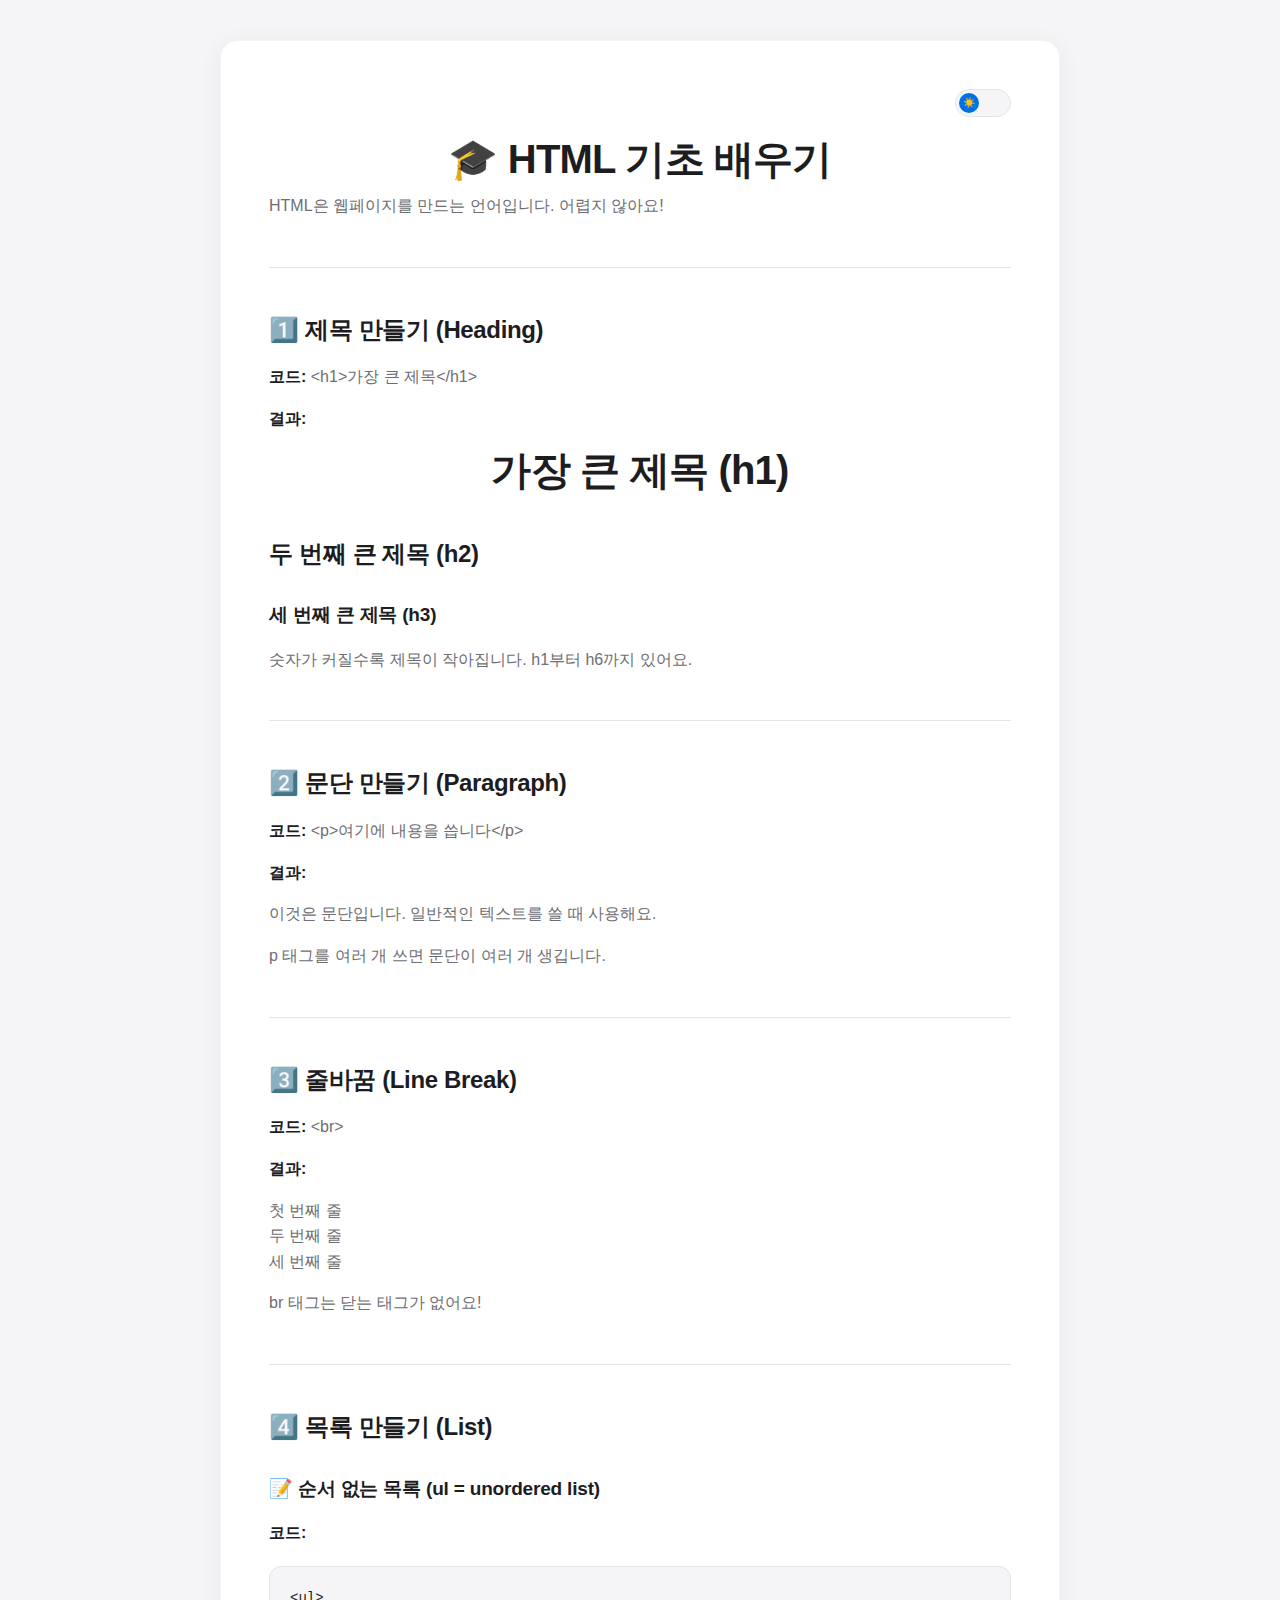
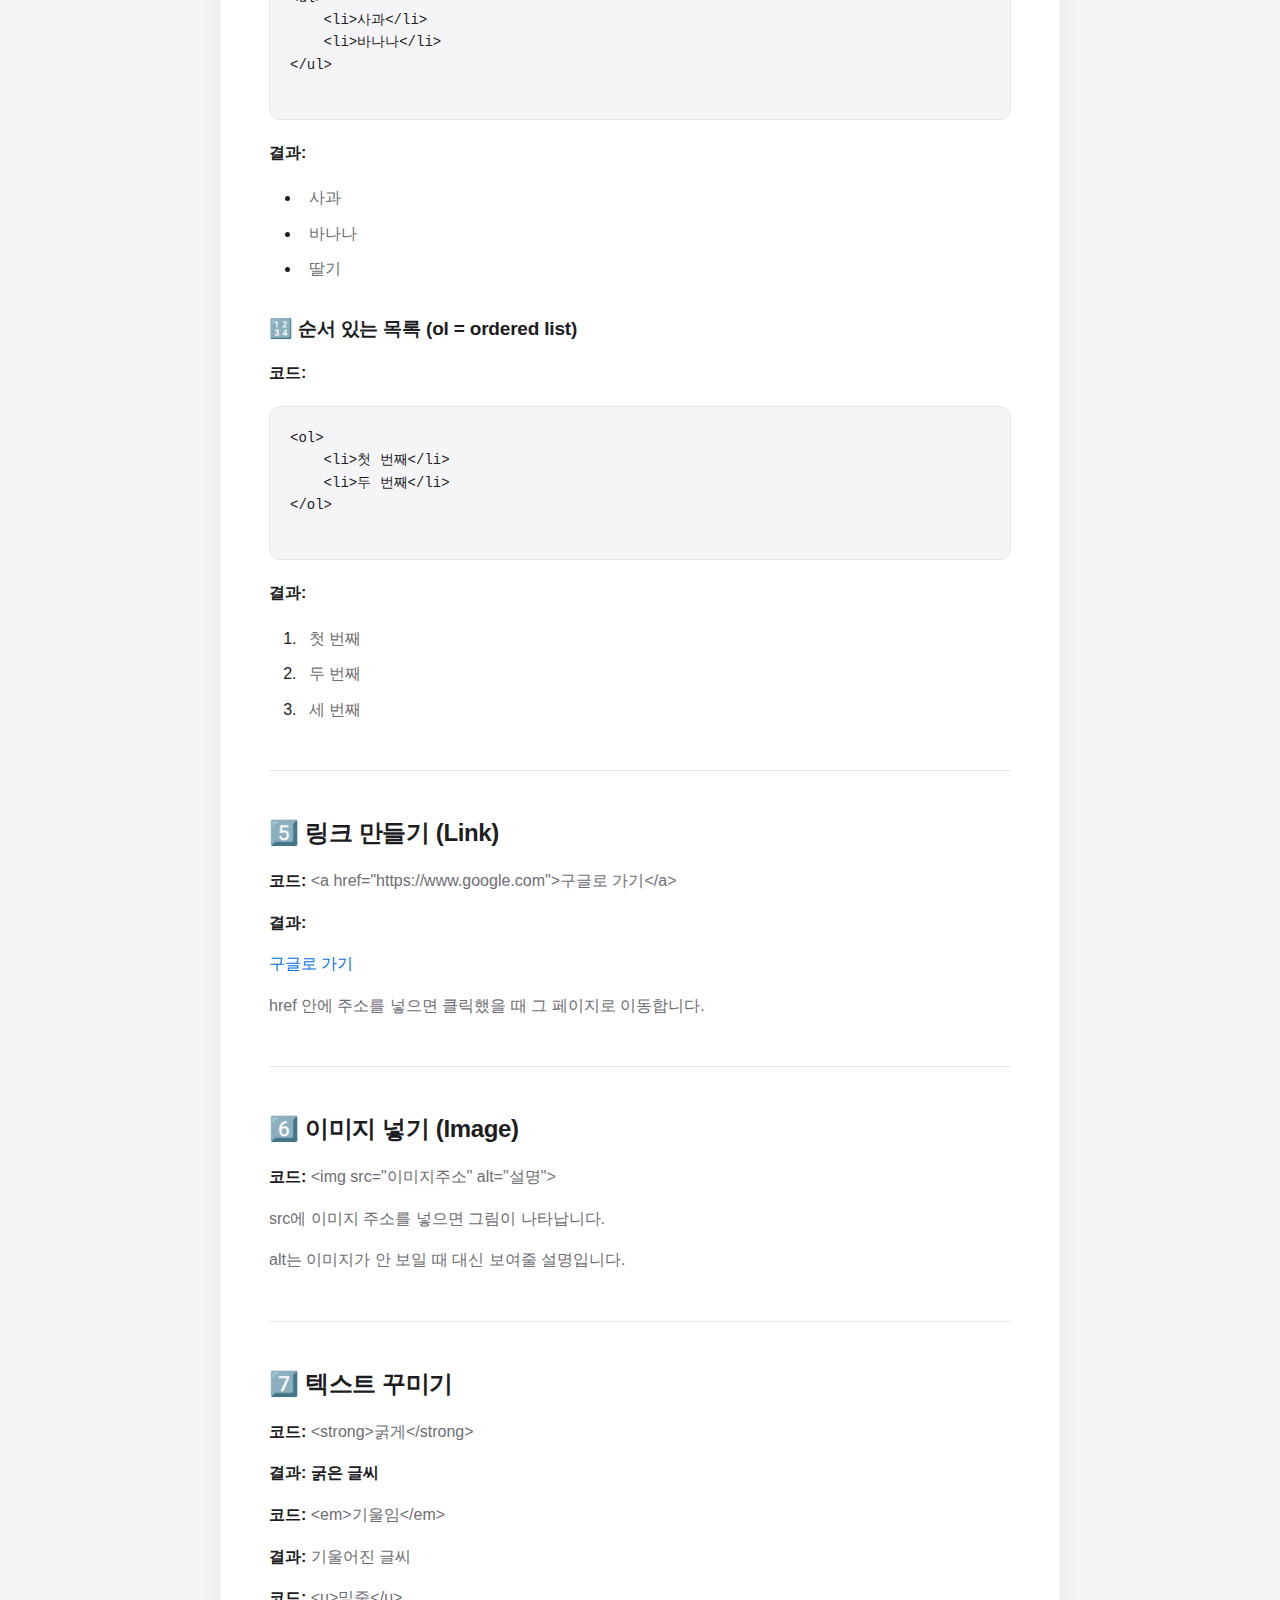
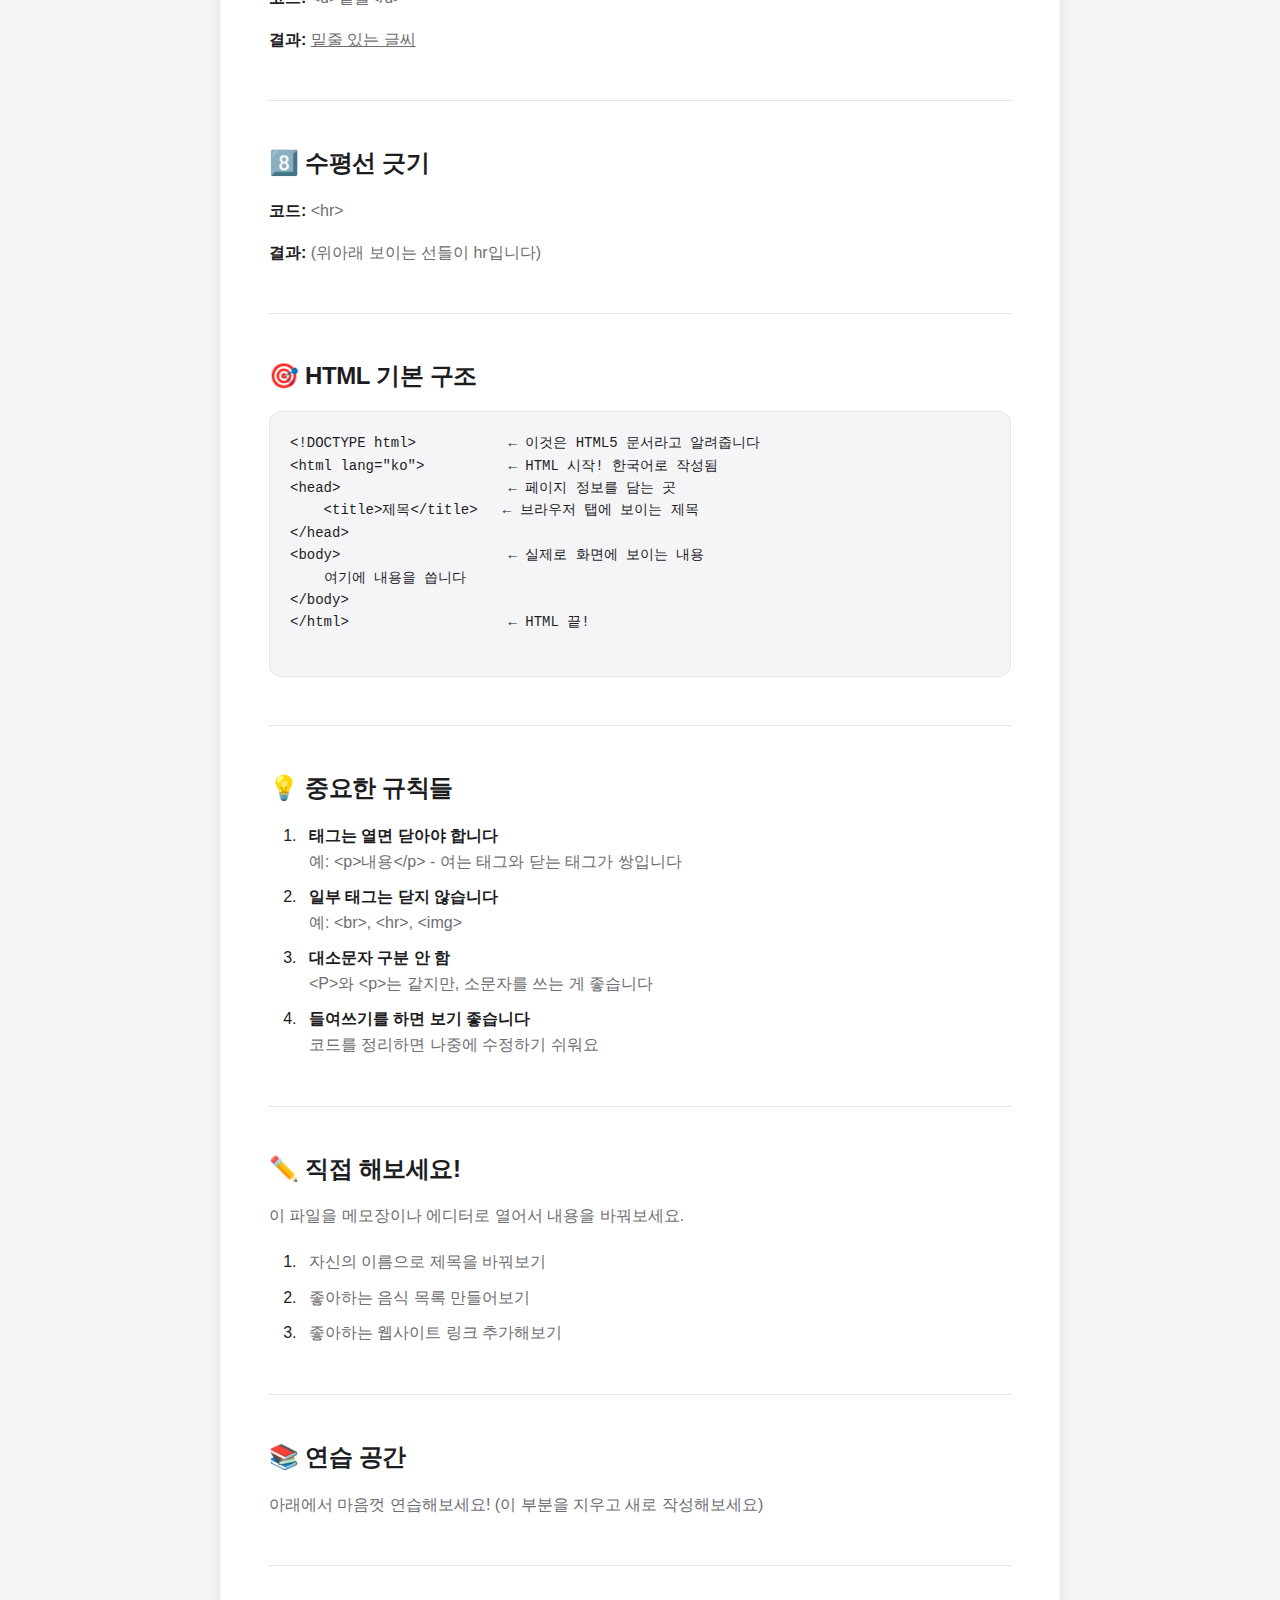
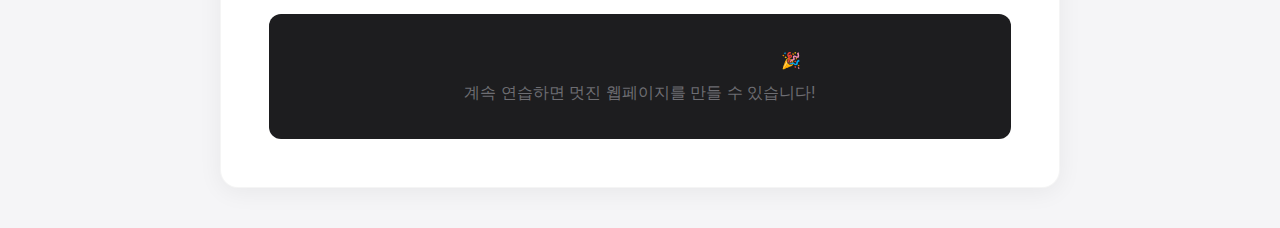
<file: html-tutorial.html>
<!DOCTYPE html>
<html lang="ko">
<head>
    <meta charset="UTF-8">
    <meta name="viewport" content="width=device-width, initial-scale=1.0">
    <title>HTML 기초 배우기</title>
    <style>
        * {
            margin: 0;
            padding: 0;
            box-sizing: border-box;
        }

        :root {
            --bg-color: #f5f5f7;
            --container-bg: #ffffff;
            --text-primary: #1d1d1f;
            --text-secondary: #6e6e73;
            --border-color: rgba(0, 0, 0, 0.04);
            --border-color-light: #e5e5e7;
            --code-bg: #f5f5f7;
            --demo-bg: #fbfbfd;
            --label-bg: #1d1d1f;
            --label-blue: #0071e3;
            --practice-bg: #fff9e6;
            --practice-border: #f5d486;
            --shadow: 0 4px 24px rgba(0, 0, 0, 0.06);
        }

        [data-theme="dark"] {
            --bg-color: #000000;
            --container-bg: #1d1d1f;
            --text-primary: #f5f5f7;
            --text-secondary: #a1a1a6;
            --border-color: rgba(255, 255, 255, 0.1);
            --border-color-light: #424245;
            --code-bg: #2d2d2f;
            --demo-bg: #2d2d2f;
            --label-bg: #f5f5f7;
            --label-blue: #0a84ff;
            --practice-bg: #2d2510;
            --practice-border: #4d4520;
            --shadow: 0 4px 24px rgba(0, 0, 0, 0.4);
        }

        body {
            font-family: -apple-system, BlinkMacSystemFont, 'SF Pro Display', 'Segoe UI', 'Malgun Gothic', 'Apple SD Gothic Neo', sans-serif;
            line-height: 1.6;
            color: var(--text-primary);
            background: var(--bg-color);
            min-height: 100vh;
            padding: 40px 20px;
            font-size: 16px;
            -webkit-font-smoothing: antialiased;
            -moz-osx-font-smoothing: grayscale;
            transition: background 0.3s ease, color 0.3s ease;
        }

        .container {
            max-width: 840px;
            margin: 0 auto;
            background: var(--container-bg);
            border-radius: 18px;
            box-shadow: var(--shadow);
            padding: 48px;
            border: 1px solid var(--border-color);
            position: relative;
            transition: all 0.3s ease;
        }

        .theme-toggle {
            position: sticky;
            top: 20px;
            float: right;
            width: 56px;
            height: 28px;
            background: var(--code-bg);
            border-radius: 14px;
            cursor: pointer;
            border: 1px solid var(--border-color-light);
            z-index: 1000;
            transition: all 0.3s ease;
            margin-bottom: 20px;
        }

        .theme-toggle:hover {
            opacity: 0.8;
        }

        .theme-toggle-slider {
            position: absolute;
            top: 3px;
            left: 3px;
            width: 20px;
            height: 20px;
            background: #0071e3;
            border-radius: 50%;
            transition: transform 0.3s ease;
            display: flex;
            align-items: center;
            justify-content: center;
            font-size: 10px;
        }

        [data-theme="dark"] .theme-toggle-slider {
            transform: translateX(28px);
        }

        h1 {
            font-size: 2.5rem;
            color: var(--text-primary);
            margin-bottom: 12px;
            text-align: center;
            font-weight: 600;
            letter-spacing: -0.02em;
            line-height: 1.1;
            transition: color 0.3s ease;
            clear: both;
        }

        h2 {
            font-size: 1.5rem;
            color: var(--text-primary);
            margin: 48px 0 20px 0;
            padding-bottom: 0;
            border-bottom: none;
            font-weight: 600;
            letter-spacing: -0.015em;
            line-height: 1.2;
            transition: color 0.3s ease;
        }

        h3 {
            font-size: 1.1875rem;
            color: var(--text-primary);
            margin: 32px 0 16px 0;
            font-weight: 600;
            letter-spacing: -0.01em;
            transition: color 0.3s ease;
        }

        p {
            margin-bottom: 16px;
            color: var(--text-secondary);
            font-size: 1rem;
            line-height: 1.6;
            transition: color 0.3s ease;
        }

        strong {
            color: var(--text-primary);
            font-weight: 600;
        }

        em {
            color: var(--text-secondary);
            font-style: normal;
        }

        hr {
            border: none;
            height: 1px;
            background: var(--border-color-light);
            margin: 48px 0;
            transition: background 0.3s ease;
        }

        ul, ol {
            margin: 20px 0 20px 32px;
        }

        li {
            margin: 10px 0;
            color: var(--text-secondary);
            padding-left: 8px;
            font-size: 1rem;
            line-height: 1.6;
            transition: color 0.3s ease;
        }

        ul li::marker {
            color: var(--text-primary);
        }

        ol li::marker {
            color: var(--text-primary);
            font-weight: 500;
        }

        a {
            color: var(--label-blue);
            text-decoration: none;
            font-weight: 400;
            transition: all 0.25s cubic-bezier(0.4, 0, 0.2, 1);
        }

        a:hover {
            opacity: 0.8;
        }

        pre {
            background: var(--code-bg);
            border: 1px solid var(--border-color-light);
            padding: 20px;
            border-radius: 12px;
            overflow-x: auto;
            margin: 20px 0;
            font-family: 'SF Mono', 'Menlo', 'Consolas', 'Monaco', monospace;
            font-size: 0.875rem;
            color: var(--text-primary);
            line-height: 1.6;
            transition: all 0.3s ease;
        }

        .demo-result {
            background: var(--demo-bg);
            padding: 20px;
            border-radius: 12px;
            margin: 16px 0;
            border: 1px solid var(--border-color-light);
            transition: all 0.3s ease;
        }

        .code-label {
            display: inline-block;
            background: var(--label-bg);
            color: var(--container-bg);
            padding: 5px 12px;
            border-radius: 6px;
            font-size: 0.8125rem;
            margin-bottom: 10px;
            font-weight: 500;
            transition: all 0.3s ease;
        }

        .result-label {
            display: inline-block;
            background: var(--label-blue);
            color: white;
            padding: 5px 12px;
            border-radius: 6px;
            font-size: 0.8125rem;
            margin-bottom: 10px;
            font-weight: 500;
            transition: all 0.3s ease;
        }

        .highlight-box {
            background: var(--code-bg);
            padding: 24px;
            border-radius: 12px;
            border: 1px solid var(--border-color-light);
            margin: 24px 0;
            transition: all 0.3s ease;
        }

        .practice-area {
            background: var(--practice-bg);
            border: 1px solid var(--practice-border);
            padding: 28px;
            border-radius: 12px;
            margin: 28px 0;
            transition: all 0.3s ease;
        }

        .success-message {
            background: var(--label-bg);
            color: var(--container-bg);
            padding: 28px;
            border-radius: 12px;
            text-align: center;
            margin-top: 48px;
            font-size: 1rem;
            transition: all 0.3s ease;
        }

        .success-message p {
            color: var(--container-bg);
            margin: 6px 0;
        }

        @media (max-width: 768px) {
            body {
                padding: 24px 16px;
            }

            .container {
                padding: 32px 24px;
                border-radius: 16px;
            }

            h1 {
                font-size: 2rem;
            }

            h2 {
                font-size: 1.3125rem;
                margin: 40px 0 16px 0;
            }

            h3 {
                font-size: 1.0625rem;
                margin: 28px 0 12px 0;
            }

            p, li {
                font-size: 0.9375rem;
            }

            pre {
                font-size: 0.8125rem;
                padding: 16px;
            }

            ul, ol {
                margin: 16px 0 16px 24px;
            }

            .code-label, .result-label {
                font-size: 0.75rem;
            }

            .success-message {
                font-size: 0.9375rem;
                padding: 24px;
            }

            hr {
                margin: 36px 0;
            }
        }

        @media (max-width: 480px) {
            .container {
                padding: 28px 20px;
            }

            h1 {
                font-size: 1.75rem;
            }

            h2 {
                font-size: 1.1875rem;
            }

            h3 {
                font-size: 1rem;
            }

            p, li {
                font-size: 0.875rem;
            }

            pre {
                font-size: 0.75rem;
            }

            .theme-toggle {
                width: 48px;
                height: 24px;
            }

            .theme-toggle-slider {
                width: 18px;
                height: 18px;
                font-size: 9px;
            }

            [data-theme="dark"] .theme-toggle-slider {
                transform: translateX(24px);
            }
        }
    </style>
</head>
<body>
    <div class="container">
    <div class="theme-toggle" onclick="toggleTheme()">
        <div class="theme-toggle-slider">
            <span id="theme-icon">☀️</span>
        </div>
    </div>
    <h1>🎓 HTML 기초 배우기</h1>
    <p>HTML은 웹페이지를 만드는 언어입니다. 어렵지 않아요!</p>

    <hr>

    <h2>1️⃣ 제목 만들기 (Heading)</h2>
    <p><strong>코드:</strong> &lt;h1&gt;가장 큰 제목&lt;/h1&gt;</p>
    <p><strong>결과:</strong></p>
    <h1>가장 큰 제목 (h1)</h1>
    <h2>두 번째 큰 제목 (h2)</h2>
    <h3>세 번째 큰 제목 (h3)</h3>
    <p>숫자가 커질수록 제목이 작아집니다. h1부터 h6까지 있어요.</p>

    <hr>

    <h2>2️⃣ 문단 만들기 (Paragraph)</h2>
    <p><strong>코드:</strong> &lt;p&gt;여기에 내용을 씁니다&lt;/p&gt;</p>
    <p><strong>결과:</strong></p>
    <p>이것은 문단입니다. 일반적인 텍스트를 쓸 때 사용해요.</p>
    <p>p 태그를 여러 개 쓰면 문단이 여러 개 생깁니다.</p>

    <hr>

    <h2>3️⃣ 줄바꿈 (Line Break)</h2>
    <p><strong>코드:</strong> &lt;br&gt;</p>
    <p><strong>결과:</strong></p>
    <p>첫 번째 줄<br>두 번째 줄<br>세 번째 줄</p>
    <p>br 태그는 닫는 태그가 없어요!</p>

    <hr>

    <h2>4️⃣ 목록 만들기 (List)</h2>

    <h3>📝 순서 없는 목록 (ul = unordered list)</h3>
    <p><strong>코드:</strong></p>
    <pre>
&lt;ul&gt;
    &lt;li&gt;사과&lt;/li&gt;
    &lt;li&gt;바나나&lt;/li&gt;
&lt;/ul&gt;
    </pre>
    <p><strong>결과:</strong></p>
    <ul>
        <li>사과</li>
        <li>바나나</li>
        <li>딸기</li>
    </ul>

    <h3>🔢 순서 있는 목록 (ol = ordered list)</h3>
    <p><strong>코드:</strong></p>
    <pre>
&lt;ol&gt;
    &lt;li&gt;첫 번째&lt;/li&gt;
    &lt;li&gt;두 번째&lt;/li&gt;
&lt;/ol&gt;
    </pre>
    <p><strong>결과:</strong></p>
    <ol>
        <li>첫 번째</li>
        <li>두 번째</li>
        <li>세 번째</li>
    </ol>

    <hr>

    <h2>5️⃣ 링크 만들기 (Link)</h2>
    <p><strong>코드:</strong> &lt;a href="https://www.google.com"&gt;구글로 가기&lt;/a&gt;</p>
    <p><strong>결과:</strong></p>
    <p><a href="https://www.google.com">구글로 가기</a></p>
    <p>href 안에 주소를 넣으면 클릭했을 때 그 페이지로 이동합니다.</p>

    <hr>

    <h2>6️⃣ 이미지 넣기 (Image)</h2>
    <p><strong>코드:</strong> &lt;img src="이미지주소" alt="설명"&gt;</p>
    <p>src에 이미지 주소를 넣으면 그림이 나타납니다.</p>
    <p>alt는 이미지가 안 보일 때 대신 보여줄 설명입니다.</p>

    <hr>

    <h2>7️⃣ 텍스트 꾸미기</h2>
    <p><strong>코드:</strong> &lt;strong&gt;굵게&lt;/strong&gt;</p>
    <p><strong>결과:</strong> <strong>굵은 글씨</strong></p>

    <p><strong>코드:</strong> &lt;em&gt;기울임&lt;/em&gt;</p>
    <p><strong>결과:</strong> <em>기울어진 글씨</em></p>

    <p><strong>코드:</strong> &lt;u&gt;밑줄&lt;/u&gt;</p>
    <p><strong>결과:</strong> <u>밑줄 있는 글씨</u></p>

    <hr>

    <h2>8️⃣ 수평선 긋기</h2>
    <p><strong>코드:</strong> &lt;hr&gt;</p>
    <p><strong>결과:</strong> (위아래 보이는 선들이 hr입니다)</p>

    <hr>

    <h2>🎯 HTML 기본 구조</h2>
    <pre>
&lt;!DOCTYPE html&gt;           ← 이것은 HTML5 문서라고 알려줍니다
&lt;html lang="ko"&gt;          ← HTML 시작! 한국어로 작성됨
&lt;head&gt;                    ← 페이지 정보를 담는 곳
    &lt;title&gt;제목&lt;/title&gt;   ← 브라우저 탭에 보이는 제목
&lt;/head&gt;
&lt;body&gt;                    ← 실제로 화면에 보이는 내용
    여기에 내용을 씁니다
&lt;/body&gt;
&lt;/html&gt;                   ← HTML 끝!
    </pre>

    <hr>

    <h2>💡 중요한 규칙들</h2>
    <ol>
        <li><strong>태그는 열면 닫아야 합니다</strong><br>
        예: &lt;p&gt;내용&lt;/p&gt; - 여는 태그와 닫는 태그가 쌍입니다</li>

        <li><strong>일부 태그는 닫지 않습니다</strong><br>
        예: &lt;br&gt;, &lt;hr&gt;, &lt;img&gt;</li>

        <li><strong>대소문자 구분 안 함</strong><br>
        &lt;P&gt;와 &lt;p&gt;는 같지만, 소문자를 쓰는 게 좋습니다</li>

        <li><strong>들여쓰기를 하면 보기 좋습니다</strong><br>
        코드를 정리하면 나중에 수정하기 쉬워요</li>
    </ol>

    <hr>

    <h2>✏️ 직접 해보세요!</h2>
    <p>이 파일을 메모장이나 에디터로 열어서 내용을 바꿔보세요.</p>
    <ol>
        <li>자신의 이름으로 제목을 바꿔보기</li>
        <li>좋아하는 음식 목록 만들어보기</li>
        <li>좋아하는 웹사이트 링크 추가해보기</li>
    </ol>

    <hr>

    <h2>📚 연습 공간</h2>
    <p>아래에서 마음껏 연습해보세요! (이 부분을 지우고 새로 작성해보세요)</p>

    <!-- 여기서부터 자유롭게 연습하세요! -->




    <!-- 연습 공간 끝 -->

    <hr>

    <div class="success-message">
        <p><strong>축하합니다! 이제 HTML 기초를 배웠어요! 🎉</strong></p>
        <p><em>계속 연습하면 멋진 웹페이지를 만들 수 있습니다!</em></p>
    </div>

    </div>

    <script>
        // 페이지 로드 시 저장된 테마 적용
        const savedTheme = localStorage.getItem('theme') || 'light';
        if (savedTheme === 'dark') {
            document.documentElement.setAttribute('data-theme', 'dark');
            document.getElementById('theme-icon').textContent = '🌙';
        }

        function toggleTheme() {
            const currentTheme = document.documentElement.getAttribute('data-theme');
            const newTheme = currentTheme === 'dark' ? 'light' : 'dark';

            document.documentElement.setAttribute('data-theme', newTheme);
            localStorage.setItem('theme', newTheme);

            // 아이콘 변경
            const icon = document.getElementById('theme-icon');
            icon.textContent = newTheme === 'dark' ? '🌙' : '☀️';
        }
    </script>
</body>
</html>
</file>
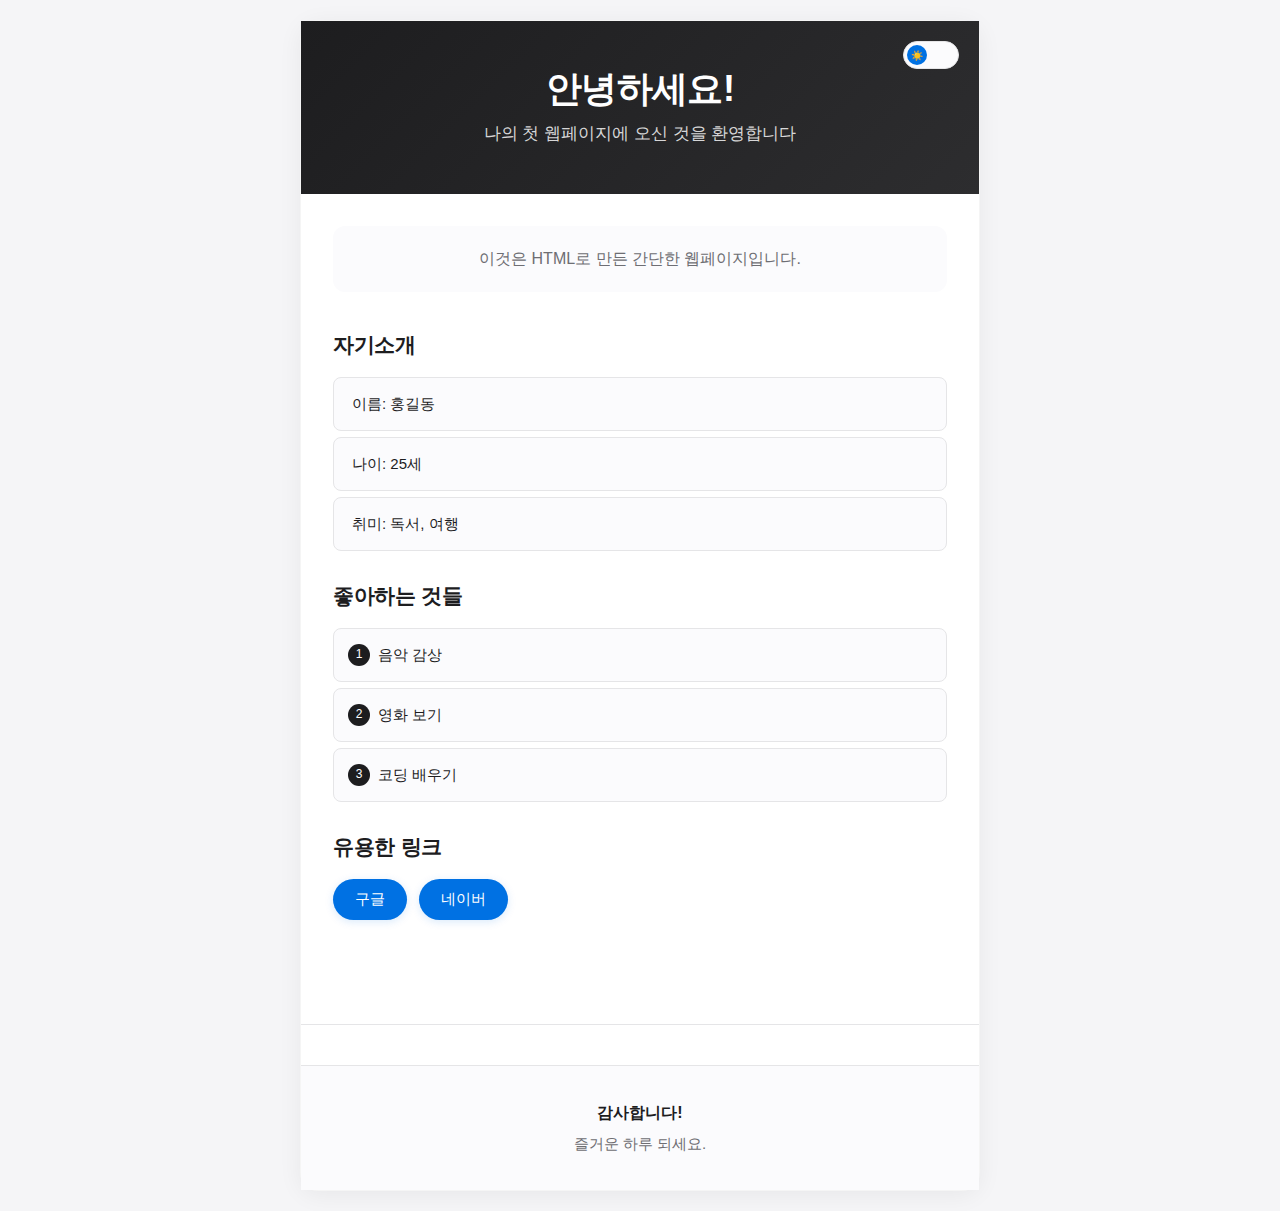
<file: my-first-webpage.html>
<!DOCTYPE html>
<html lang="ko">
<head>
    <meta charset="UTF-8">
    <meta name="viewport" content="width=device-width, initial-scale=1.0">
    <title>나의 첫 웹페이지</title>
    <style>
        * {
            margin: 0;
            padding: 0;
            box-sizing: border-box;
        }

        :root {
            --bg-color: #f5f5f7;
            --card-bg: #ffffff;
            --text-primary: #1d1d1f;
            --text-secondary: #6e6e73;
            --header-bg-start: #1d1d1f;
            --header-bg-end: #2d2d2f;
            --border-color: rgba(0, 0, 0, 0.04);
            --border-color-light: #e5e5e7;
            --item-bg: #fbfbfd;
            --item-hover-bg: #f5f5f7;
            --footer-bg: #fbfbfd;
            --shadow: 0 4px 24px rgba(0, 0, 0, 0.06);
        }

        [data-theme="dark"] {
            --bg-color: #000000;
            --card-bg: #1d1d1f;
            --text-primary: #f5f5f7;
            --text-secondary: #a1a1a6;
            --header-bg-start: #2d2d2f;
            --header-bg-end: #3d3d3f;
            --border-color: rgba(255, 255, 255, 0.1);
            --border-color-light: #424245;
            --item-bg: #2d2d2f;
            --item-hover-bg: #3d3d3f;
            --footer-bg: #2d2d2f;
            --shadow: 0 4px 24px rgba(0, 0, 0, 0.4);
        }

        body {
            font-family: -apple-system, BlinkMacSystemFont, 'SF Pro Display', 'Segoe UI', 'Malgun Gothic', 'Apple SD Gothic Neo', sans-serif;
            background: var(--bg-color);
            min-height: 100vh;
            display: flex;
            justify-content: center;
            align-items: center;
            padding: 20px;
            font-size: 16px;
            -webkit-font-smoothing: antialiased;
            -moz-osx-font-smoothing: grayscale;
            transition: background 0.3s ease;
        }

        .card {
            background: var(--card-bg);
            max-width: 680px;
            width: 100%;
            border-radius: 18px;
            box-shadow: var(--shadow);
            overflow: visible;
            animation: fadeIn 0.6s ease;
            border: 1px solid var(--border-color);
            position: relative;
            transition: all 0.3s ease;
        }

        .theme-toggle {
            position: absolute;
            top: 20px;
            right: 20px;
            width: 56px;
            height: 28px;
            background: var(--item-bg);
            border-radius: 14px;
            cursor: pointer;
            border: 1px solid var(--border-color-light);
            z-index: 10;
            transition: all 0.3s ease;
        }

        .theme-toggle:hover {
            background: var(--item-hover-bg);
        }

        .theme-toggle-slider {
            position: absolute;
            top: 3px;
            left: 3px;
            width: 20px;
            height: 20px;
            background: #0071e3;
            border-radius: 50%;
            transition: transform 0.3s ease;
            display: flex;
            align-items: center;
            justify-content: center;
            font-size: 10px;
        }

        [data-theme="dark"] .theme-toggle-slider {
            transform: translateX(28px);
        }

        @keyframes fadeIn {
            from {
                opacity: 0;
                transform: translateY(20px);
            }
            to {
                opacity: 1;
                transform: translateY(0);
            }
        }

        .header {
            background: linear-gradient(135deg, var(--header-bg-start) 0%, var(--header-bg-end) 100%);
            color: white;
            padding: 48px 32px;
            text-align: center;
            transition: all 0.3s ease;
        }

        .header h1 {
            font-size: 2.25rem;
            font-weight: 600;
            margin-bottom: 12px;
            letter-spacing: -0.015em;
            line-height: 1.1;
        }

        .header h2 {
            font-size: 1.0625rem;
            font-weight: 400;
            opacity: 0.9;
            line-height: 1.5;
            color: rgba(255, 255, 255, 0.92);
        }

        .content {
            padding: 32px;
        }

        .intro {
            font-size: 1rem;
            color: var(--text-secondary);
            text-align: center;
            margin-bottom: 40px;
            padding: 20px;
            background: var(--item-bg);
            border-radius: 12px;
            line-height: 1.6;
            transition: all 0.3s ease;
        }

        .section {
            margin-bottom: 32px;
        }

        h3 {
            font-size: 1.3125rem;
            color: var(--text-primary);
            margin-bottom: 20px;
            padding-bottom: 0;
            border-bottom: none;
            font-weight: 600;
            display: block;
            letter-spacing: -0.015em;
            line-height: 1.2;
            transition: color 0.3s ease;
        }

        h3::before {
            content: none;
        }

        ul, ol {
            list-style: none;
            padding: 0;
        }

        ul li, ol li {
            background: var(--item-bg);
            padding: 14px 18px;
            margin-bottom: 6px;
            border-radius: 8px;
            color: var(--text-primary);
            font-size: 0.9375rem;
            border: 1px solid var(--border-color-light);
            transition: all 0.25s cubic-bezier(0.4, 0, 0.2, 1);
            line-height: 1.6;
        }

        ul li:hover, ol li:hover {
            background: var(--item-hover-bg);
            border-color: var(--border-color-light);
            transform: translateX(2px);
        }

        ol {
            counter-reset: custom-counter;
        }

        ol li {
            counter-increment: custom-counter;
            position: relative;
            padding-left: 44px;
        }

        ol li::before {
            content: counter(custom-counter);
            position: absolute;
            left: 14px;
            top: 50%;
            transform: translateY(-50%);
            background: var(--text-primary);
            color: var(--card-bg);
            width: 22px;
            height: 22px;
            border-radius: 50%;
            display: flex;
            align-items: center;
            justify-content: center;
            font-weight: 500;
            font-size: 0.75rem;
            transition: all 0.3s ease;
        }

        .links {
            display: flex;
            gap: 12px;
            flex-wrap: wrap;
        }

        .links a {
            display: inline-block;
            padding: 11px 22px;
            background: #0071e3;
            color: white;
            text-decoration: none;
            border-radius: 980px;
            font-weight: 400;
            font-size: 0.9375rem;
            transition: all 0.25s cubic-bezier(0.4, 0, 0.2, 1);
            box-shadow: 0 2px 8px rgba(0, 113, 227, 0.15);
        }

        .links a:hover {
            background: #0077ed;
            transform: translateY(-1px);
            box-shadow: 0 4px 12px rgba(0, 113, 227, 0.25);
        }

        hr {
            border: none;
            height: 1px;
            background: var(--border-color-light);
            margin: 40px 0;
            transition: background 0.3s ease;
        }

        .footer {
            background: var(--footer-bg);
            padding: 28px 32px;
            text-align: center;
            border-top: 1px solid var(--border-color-light);
            transition: all 0.3s ease;
        }

        .footer p {
            color: var(--text-secondary);
            font-size: 0.9375rem;
            margin: 6px 0;
            line-height: 1.6;
            transition: color 0.3s ease;
        }

        .footer strong {
            color: var(--text-primary);
            font-size: 1rem;
            font-weight: 600;
            transition: color 0.3s ease;
        }

        .footer em {
            color: var(--text-secondary);
            font-style: normal;
        }

        @media (max-width: 768px) {
            body {
                padding: 16px;
            }

            .card {
                border-radius: 16px;
            }

            .header {
                padding: 40px 24px;
            }

            .header h1 {
                font-size: 1.875rem;
            }

            .header h2 {
                font-size: 1rem;
            }

            .content {
                padding: 28px 24px;
            }

            h3 {
                font-size: 1.1875rem;
            }

            ul li, ol li {
                font-size: 0.875rem;
                padding: 12px 16px;
            }

            ol li {
                padding-left: 40px;
            }

            .links a {
                font-size: 0.875rem;
                padding: 10px 20px;
            }

            .footer {
                padding: 24px 20px;
            }

            .footer p {
                font-size: 0.875rem;
            }
        }

        @media (max-width: 480px) {
            .header {
                padding: 32px 20px;
            }

            .header h1 {
                font-size: 1.625rem;
            }

            .header h2 {
                font-size: 0.9375rem;
            }

            .content {
                padding: 24px 20px;
            }

            h3 {
                font-size: 1.125rem;
            }

            .theme-toggle {
                top: 12px;
                right: 12px;
            }
        }
    </style>
</head>
<body>
    <div class="card">
        <div class="theme-toggle" onclick="toggleTheme()">
            <div class="theme-toggle-slider">
                <span id="theme-icon">☀️</span>
            </div>
        </div>
        <div class="header">
            <h1>안녕하세요!</h1>
            <h2>나의 첫 웹페이지에 오신 것을 환영합니다</h2>
        </div>

        <div class="content">
            <p class="intro">이것은 HTML로 만든 간단한 웹페이지입니다.</p>

            <div class="section">
                <h3>자기소개</h3>
                <ul>
                    <li>이름: 홍길동</li>
                    <li>나이: 25세</li>
                    <li>취미: 독서, 여행</li>
                </ul>
            </div>

            <div class="section">
                <h3>좋아하는 것들</h3>
                <ol>
                    <li>음악 감상</li>
                    <li>영화 보기</li>
                    <li>코딩 배우기</li>
                </ol>
            </div>

            <div class="section">
                <h3>유용한 링크</h3>
                <div class="links">
                    <a href="https://www.google.com" target="_blank">구글</a>
                    <a href="https://www.naver.com" target="_blank">네이버</a>
                </div>
            </div>
        </div>

        <hr>

        <div class="footer">
            <p><strong>감사합니다!</strong></p>
            <p><em>즐거운 하루 되세요.</em></p>
        </div>
    </div>

    <script>
        // 페이지 로드 시 저장된 테마 적용
        const savedTheme = localStorage.getItem('theme') || 'light';
        if (savedTheme === 'dark') {
            document.documentElement.setAttribute('data-theme', 'dark');
            document.getElementById('theme-icon').textContent = '🌙';
        }

        function toggleTheme() {
            const currentTheme = document.documentElement.getAttribute('data-theme');
            const newTheme = currentTheme === 'dark' ? 'light' : 'dark';

            document.documentElement.setAttribute('data-theme', newTheme);
            localStorage.setItem('theme', newTheme);

            // 아이콘 변경
            const icon = document.getElementById('theme-icon');
            icon.textContent = newTheme === 'dark' ? '🌙' : '☀️';
        }
    </script>
</body>
</html>
</file>
